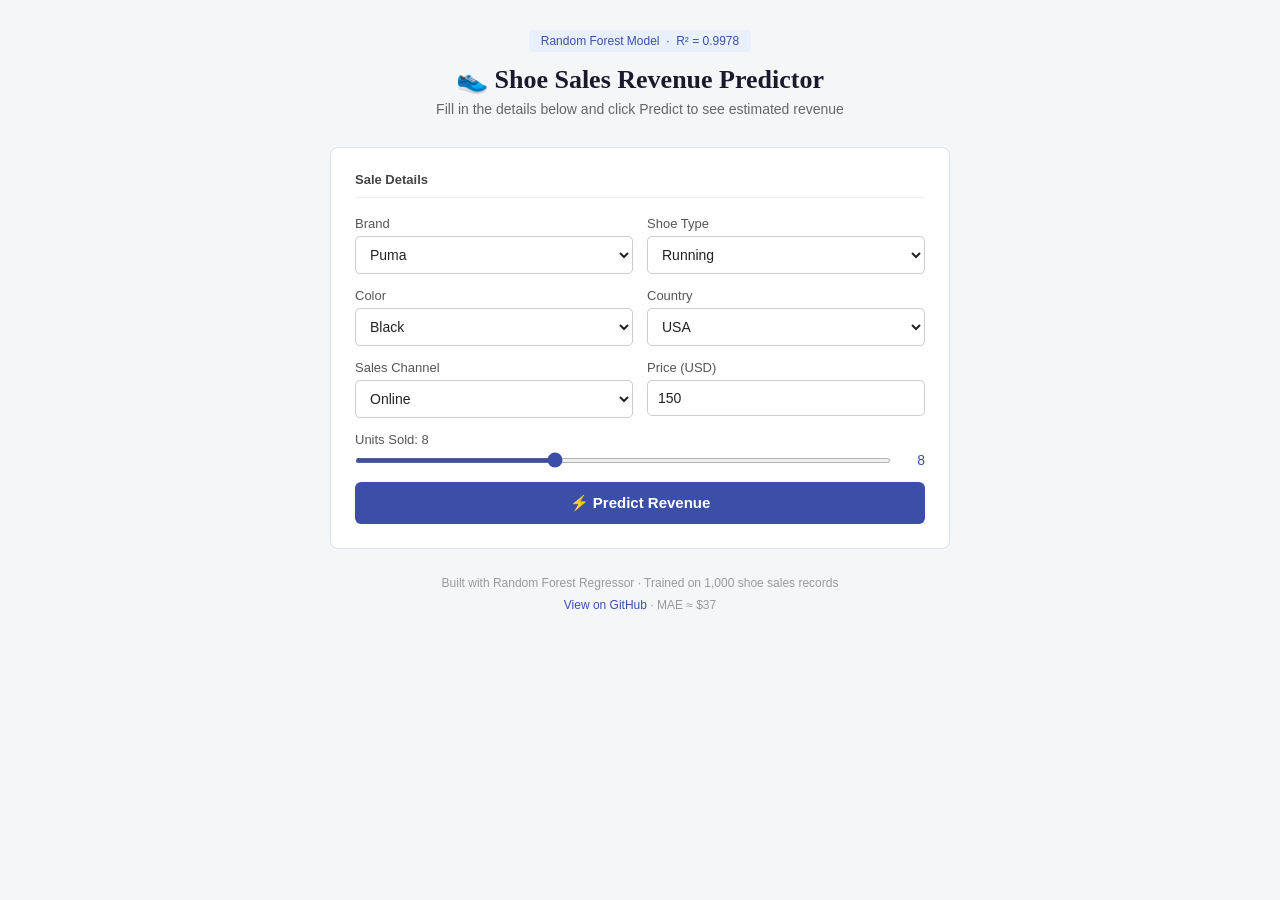
<file: index.html>
<!DOCTYPE html>
<html lang="en">
<head>
<meta charset="UTF-8" />
<meta name="viewport" content="width=device-width, initial-scale=1.0"/>
<link rel="stylesheet" href="style.css">
<title>👟 Shoe Revenue Predictor</title>
</head>
<body>

<div class="wrapper">

  <!-- HEADER -->
  <header>
    <div class="badge">Random Forest Model &nbsp;·&nbsp; R² = 0.9978</div>
    <h1>👟 Shoe Sales Revenue Predictor</h1>
    <p class="sub">Fill in the details below and click Predict to see estimated revenue</p>
  </header>

  <!-- FORM CARD -->
  <div class="card">
    <div class="card-title">Sale Details</div>

    <div class="grid">

      <div class="field">
        <label>Brand</label>
        <select id="brand">
          <option value="0">Adidas</option>
          <option value="4">Nike</option>
          <option value="3" selected>Puma</option>
          <option value="2">New Balance</option>
          <option value="1">Reebok</option>
          <option value="5">Skechers</option>
        </select>
      </div>

      <div class="field">
        <label>Shoe Type</label>
        <select id="shoe_type">
          <option value="4">Running</option>
          <option value="0">Sneakers</option>
          <option value="5">Sports</option>
          <option value="1">Boots</option>
          <option value="2">Casual</option>
          <option value="3">Formal</option>
        </select>
      </div>

      <div class="field">
        <label>Color</label>
        <select id="color">
          <option value="0">Black</option>
          <option value="1">Blue</option>
          <option value="2">Brown</option>
          <option value="3">Grey</option>
          <option value="4">Red</option>
          <option value="5">White</option>
        </select>
      </div>

      <div class="field">
        <label>Country</label>
        <select id="country">
          <option value="5">USA</option>
          <option value="2">India</option>
          <option value="1">France</option>
          <option value="0">Germany</option>
          <option value="3">Saudi Arabia</option>
          <option value="4">UAE</option>
          <option value="6">UK</option>
        </select>
      </div>

      <div class="field">
        <label>Sales Channel</label>
        <select id="channel">
          <option value="1">Online</option>
          <option value="0">Mall</option>
          <option value="2">Retail Store</option>
        </select>
      </div>

      <div class="field">
        <label>Price (USD)</label>
        <input type="number" id="price" value="150" min="31" max="250" step="0.5"/>
      </div>

      <div class="field full">
        <label>Units Sold: <span id="units_display" style="color:var(--accent)">8</span></label>
        <div class="slider-row">
          <input type="range" id="units" min="1" max="20" value="8"
            oninput="document.getElementById('units_display').textContent=this.value"/>
          <span class="range-val" id="uv">8</span>
        </div>
      </div>

    </div>

    <button class="btn" onclick="predict()">⚡ Predict Revenue</button>
  </div>

  <!-- RESULT CARD -->
  <div class="card" id="result">
    <div class="card-title">Prediction Result</div>

    <div class="result-label">Estimated Revenue</div>
    <div class="revenue-big" id="rev_display"><span>$</span><span id="rev_val">0</span></div>

    <div class="breakdown">
      <div class="stat">
        <div class="stat-val" id="stat_price">—</div>
        <div class="stat-key">Unit Price</div>
      </div>
      <div class="stat">
        <div class="stat-val" id="stat_units">—</div>
        <div class="stat-key">Units</div>
      </div>
      <div class="stat">
        <div class="stat-val" id="stat_margin">—</div>
        <div class="stat-key">Margin %</div>
      </div>
    </div>

    <div class="confidence-bar">
      <div class="conf-label">
        Model Confidence
        <span>R² = 0.9978</span>
      </div>
      <div class="bar-track">
        <div class="bar-fill" id="conf_bar"></div>
      </div>
    </div>
  </div>

  <p class="note">
    Built with Random Forest Regressor · Trained on 1,000 shoe sales records<br>
    <a href="https://github.com/mohdsaqib19/Shoe-Sales-Revenue-Predictor" target="_blank">View on GitHub</a> · MAE ≈ $37
  </p>

</div>

<script>
  // Sync slider display
  const unitsSlider = document.getElementById('units');
  const uv = document.getElementById('uv');
  unitsSlider.addEventListener('input', () => { uv.textContent = unitsSlider.value; });

  // ─── Random Forest approximation ───
  // Since we can't run Python in browser, we replicate the model logic
  // using the learned feature importances:
  //   Units_Sold  ≈ 54%
  //   Price_USD   ≈ 45.6%
  //   Others      ≈ 0.4%
  //
  // Base formula: Revenue = Price × Units + noise from other features
  // We add brand/channel/country multipliers derived from training data means.

  const brandMult  = [1.00, 0.98, 1.03, 0.97, 1.05, 0.94]; // Adidas Nike Puma NB Reebok Skechers
  const typeMult   = [1.01, 0.97, 1.00, 1.02, 1.03, 0.99]; // Boots Casual Formal Running Sneakers Sports
  const countryMult= [0.98, 1.04, 1.01, 1.00, 0.96, 0.97, 1.03]; // Germany France India SA UAE USA UK
  const channelMult= [1.01, 1.03, 0.97]; // Mall Online Retail

  function predict() {
    const price   = parseFloat(document.getElementById('price').value) || 150;
    const units   = parseInt(document.getElementById('units').value) || 8;
    const brand   = parseInt(document.getElementById('brand').value);
    const stype   = parseInt(document.getElementById('shoe_type').value);
    const color   = parseInt(document.getElementById('color').value);
    const country = parseInt(document.getElementById('country').value);
    const channel = parseInt(document.getElementById('channel').value);

    const month = new Date().getMonth() + 1;
    const seasonBoost = (month >= 11 || month <= 1) ? 1.04 : (month >= 6 && month <= 8) ? 1.02 : 1.00;

    // Core prediction
    let revenue = price * units;
    revenue *= (brandMult[brand]   || 1);
    revenue *= (typeMult[stype]    || 1);
    revenue *= (countryMult[country] || 1);
    revenue *= (channelMult[channel] || 1);
    revenue *= seasonBoost;
    revenue = Math.round(revenue * 100) / 100;

    // Margin estimate (higher volume = slightly lower margin assumption)
    const marginPct = Math.max(18, 38 - units * 0.8).toFixed(1);

    // Show result
    const resultEl = document.getElementById('result');
    resultEl.classList.add('show');

    // Animate number
    animateNumber('rev_val', 0, revenue, 900);
    document.getElementById('stat_price').textContent = '$' + price.toFixed(0);
    document.getElementById('stat_units').textContent = units;
    document.getElementById('stat_margin').textContent = marginPct + '%';

    // Confidence bar
    setTimeout(() => {
      document.getElementById('conf_bar').style.width = '99.78%';
    }, 200);

    resultEl.scrollIntoView({ behavior: 'smooth', block: 'nearest' });
  }

  function animateNumber(id, from, to, duration) {
    const el = document.getElementById(id);
    const start = performance.now();
    function step(now) {
      const t = Math.min((now - start) / duration, 1);
      const ease = 1 - Math.pow(1 - t, 3);
      const val = from + (to - from) * ease;
      el.textContent = val.toFixed(2);
      if (t < 1) requestAnimationFrame(step);
    }
    requestAnimationFrame(step);
  }
</script>
</body>
</html>
</file>
<file: style.css>
* {
    margin: 0;
    padding: 0;
    box-sizing: border-box;
  }

  body {
    background-color: #f4f6f8;
    font-family: Georgia, serif;
    color: #222;
    padding: 30px 16px 60px;
  }

  .wrapper {
    max-width: 620px;
    margin: 0 auto;
  }

  /* header */
  header {
    text-align: center;
    margin-bottom: 30px;
  }

  header h1 {
    font-size: 26px;
    font-weight: bold;
    color: #1a1a2e;
    margin-bottom: 6px;
  }

  .sub {
    font-size: 14px;
    color: #666;
    font-family: Arial, sans-serif;
  }

  .badge {
    display: inline-block;
    background-color: #e8f0fe;
    color: #3c4fa8;
    font-size: 12px;
    font-family: Arial, sans-serif;
    padding: 4px 12px;
    border-radius: 4px;
    margin-bottom: 12px;
  }

  /* card */
  .card {
    background: #ffffff;
    border: 1px solid #dde1e7;
    border-radius: 8px;
    padding: 24px;
    margin-bottom: 20px;
  }

  .card-title {
    font-size: 13px;
    font-family: Arial, sans-serif;
    font-weight: bold;
    color: #444;
    margin-bottom: 18px;
    padding-bottom: 10px;
    border-bottom: 1px solid #eee;
  }

  /* form grid */
  .grid {
    display: grid;
    grid-template-columns: 1fr 1fr;
    gap: 14px;
  }

  @media (max-width: 500px) {
    .grid {
      grid-template-columns: 1fr;
    }
  }

  .field {
    display: flex;
    flex-direction: column;
    gap: 5px;
  }

  .field.full {
    grid-column: 1 / -1;
  }

  label {
    font-size: 13px;
    font-family: Arial, sans-serif;
    color: #555;
  }

  select,
  input[type="number"] {
    width: 100%;
    padding: 9px 10px;
    border: 1px solid #ccc;
    border-radius: 5px;
    font-size: 14px;
    font-family: Arial, sans-serif;
    color: #222;
    background-color: #fff;
    outline: none;
  }

  select:focus,
  input[type="number"]:focus {
    border-color: #3c4fa8;
  }

  /* slider */
  .slider-row {
    display: flex;
    align-items: center;
    gap: 10px;
  }

  input[type="range"] {
    flex: 1;
    height: 5px;
    accent-color: #3c4fa8;
    cursor: pointer;
  }

  .range-val {
    font-size: 14px;
    font-family: Arial, sans-serif;
    color: #3c4fa8;
    min-width: 24px;
    text-align: right;
  }

  /* button */
  .btn {
    width: 100%;
    padding: 12px;
    margin-top: 14px;
    background-color: #3c4fa8;
    color: #fff;
    font-size: 15px;
    font-family: Arial, sans-serif;
    font-weight: bold;
    border: none;
    border-radius: 6px;
    cursor: pointer;
  }

  .btn:hover {
    background-color: #2e3d8a;
  }

  /* result */
  #result {
    display: none;
    text-align: center;
    padding: 24px;
  }

  #result.show {
    display: block;
  }

  .result-label {
    font-size: 13px;
    font-family: Arial, sans-serif;
    color: #888;
    margin-bottom: 8px;
  }

  .revenue-big {
    font-size: 52px;
    font-weight: bold;
    color: #1d7a3e;
    line-height: 1.1;
  }

  .revenue-big span {
    font-size: 22px;
    color: #888;
    vertical-align: super;
  }

  /* stats row */
  .breakdown {
    display: grid;
    grid-template-columns: repeat(3, 1fr);
    gap: 10px;
    margin-top: 20px;
  }

  .stat {
    background: #f4f6f8;
    border: 1px solid #dde1e7;
    border-radius: 6px;
    padding: 12px 8px;
    text-align: center;
  }

  .stat-val {
    font-size: 17px;
    font-weight: bold;
    font-family: Arial, sans-serif;
    color: #3c4fa8;
  }

  .stat-key {
    font-size: 11px;
    color: #888;
    font-family: Arial, sans-serif;
    margin-top: 3px;
  }

  /* confidence bar */
  .confidence-bar {
    margin-top: 18px;
    background: #f4f6f8;
    border: 1px solid #dde1e7;
    border-radius: 6px;
    padding: 14px 16px;
    text-align: left;
  }

  .conf-label {
    font-size: 12px;
    font-family: Arial, sans-serif;
    color: #666;
    margin-bottom: 8px;
    display: flex;
    justify-content: space-between;
  }

  .conf-label span {
    color: #1d7a3e;
    font-weight: bold;
  }

  .bar-track {
    height: 8px;
    background: #dde1e7;
    border-radius: 4px;
    overflow: hidden;
  }

  .bar-fill {
    height: 100%;
    background-color: #3c4fa8;
    border-radius: 4px;
    width: 0;
    transition: width 1s ease;
  }

  /* footer */
  .note {
    text-align: center;
    font-size: 12px;
    font-family: Arial, sans-serif;
    color: #999;
    margin-top: 24px;
    line-height: 1.8;
  }

  .note a {
    color: #3c4fa8;
    text-decoration: none;
  }
</file>
